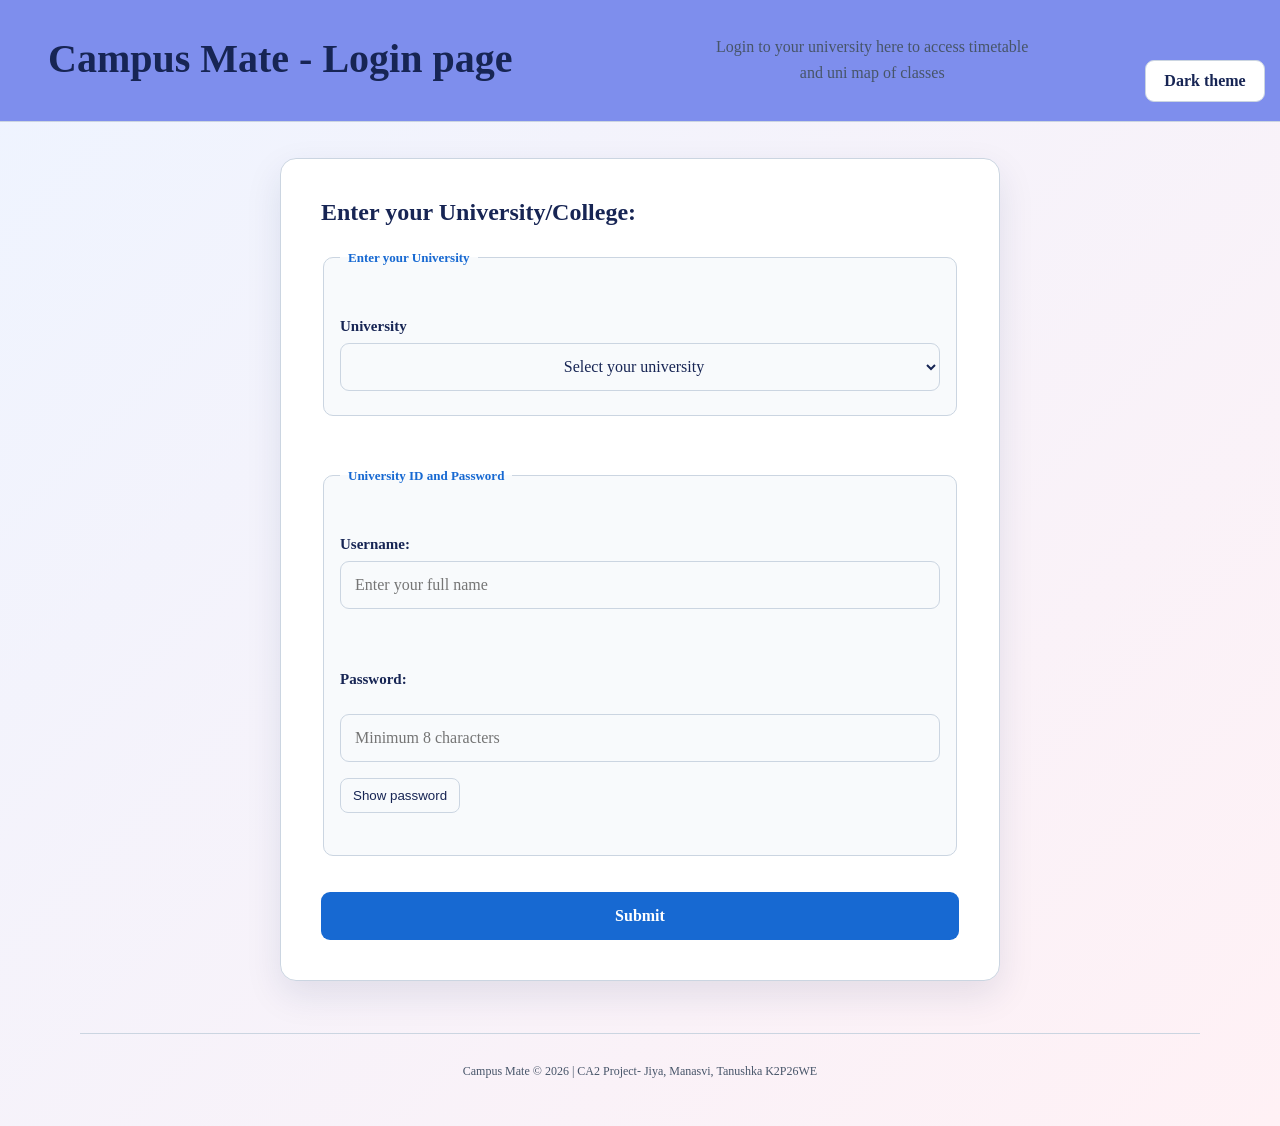
<file: index.html>
<!DOCTYPE html>
<html lang="en">
<head>
    <meta charset="UTF-8">
    <meta name="viewport" content="width=device-width, initial-scale=1.0">
    <title>Campus Mate - Login page</title>
    <link rel="stylesheet" href="style1.css">
    <link rel="stylesheet" href="newtheme.css">
    <script src="jsfiles/theme.js" defer></script>
</head>
<body>
    <header>
        <h1>Campus Mate - Login page</h1>
        <p>Login to your university here to access timetable <br>and uni map of classes</p>
        <nav>
            <div style="position: absolute; top:auto; right: 15px;">
            </div>
        </nav>
    </header>

        <main class="page">
          <section class="card">

            <h2>Enter your University/College:</h2>
            <form action="/register" method="post">
                <fieldset>
                    <legend>Enter your University</legend><br>
                    <label for="uni">University</label>
                    <select
                        id="uni"
                        name="uni"
                        required>
                    <option value="" selected disabled>Select your university</option>
                    <option>Lovely Professional University, Phagwara, Punjab</option>
                    <option>APJ, Jalandhar, Punjab</option>
                    <option>IIT Delhi, Delhi</option>
                    </select>
                </fieldset>
                <br><br>
                <fieldset>
                    <legend>University ID and Password</legend><br>
                    <label for="reg">Username:</label>
                    <input 
                        type ="text"
                        id="reg"
                        name="reg"
                        placeholder="Enter your full name"
                        required
                        minlength="3"
                        pattern="[A-Za-z ]+"
                        title="Name must contain only letters and spaces">

                        <br><br>

                        <!--Password-->
                        <label for="password">Password:</label><br>
                        <input
                        type="password"
                        id="password"
                        name="password"
                        placeholder="Minimum 8 characters"
                        required
                        minlength="8">
                        <br><br>
                </fieldset>
                <button type="submit">Submit</button>
            </form>
        </main>
        <footer>
            <p>Campus Mate © 2026 | CA2 Project- Jiya, Manasvi, Tanushka K2P26WE</p>
        </footer>
    </body>
</html>
</file>
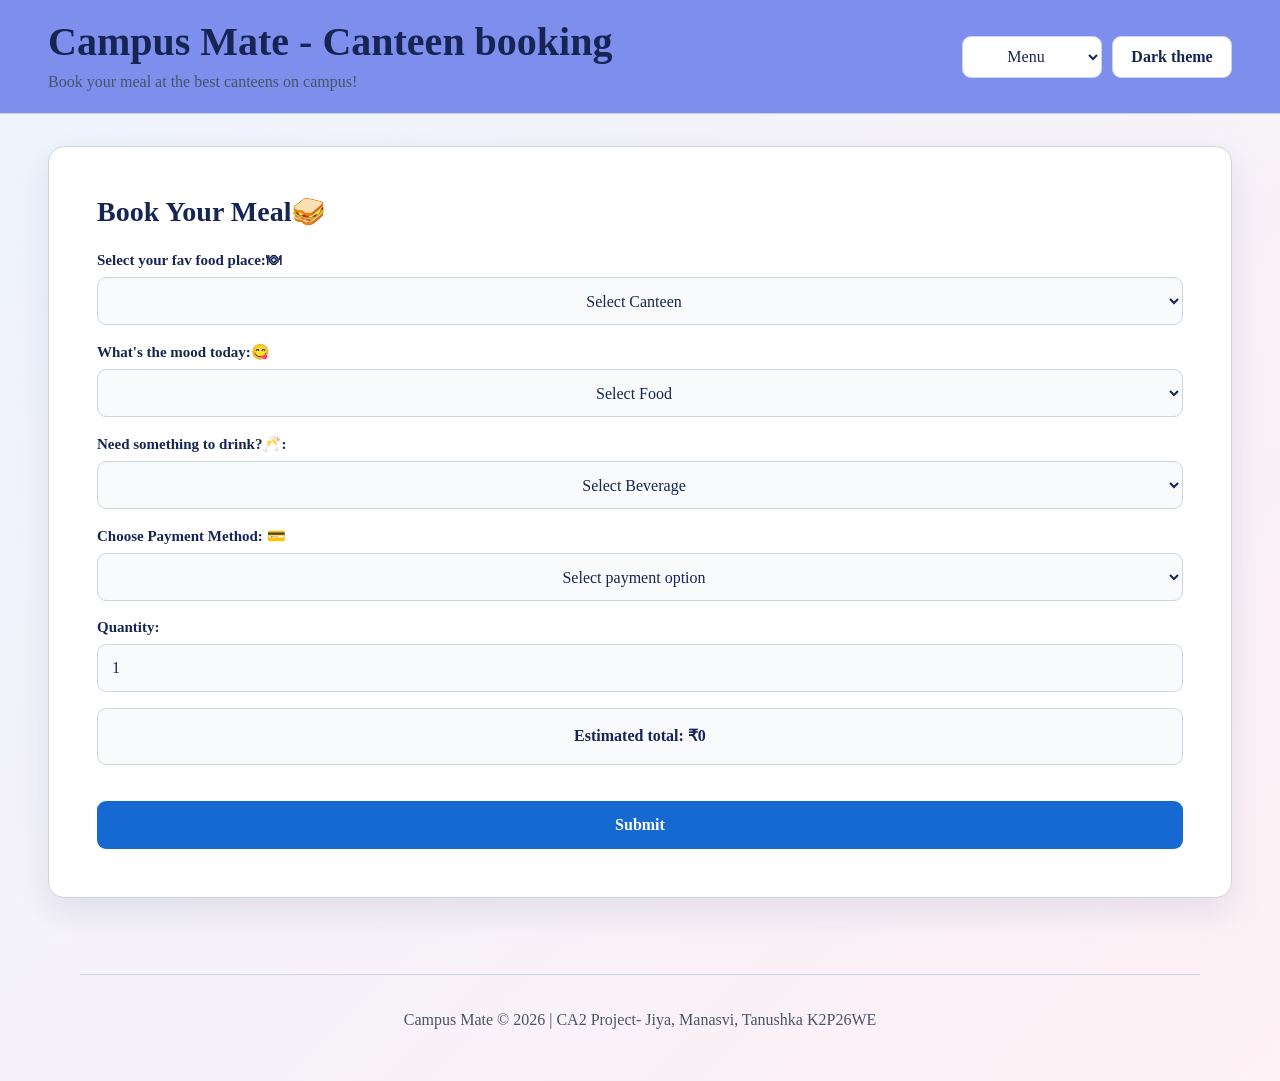
<file: canteen.html>
<!DOCTYPE html>
<html lang="en">
<head>
    <meta charset="UTF-8">
    <meta name="viewport" content="width=device-width, initial-scale=1.0">
    <title>Campus Mate - Canteen</title>
    <link rel="stylesheet" href="project.css">
    <link rel="stylesheet" href="newtheme.css">
    <script src="jsfiles/theme.js" defer></script>
</head>
<body>
    <header>
        <div class="header-copy">
            <h1>Campus Mate - Canteen booking</h1>
            <p>Book your meal at the best canteens on campus!</p>
        </div>
        <nav>
            <div>
            <select onchange="if (this.value) window.location.href=this.value;">
                <option value="">Menu</option>
                <option value="homepage.html">Home</option>
                <option value="main.html">Class Finder</option>
                <option value="canteen.html">Canteen</option>
                <option value="survey.html">Survey</option>
                <option value="login.html">Logout</option>
            </select>
            </div>
        </nav>
    </header>
 
<main class="page canteen-page">
  <section class="card canteen-card">

    <h1>Book Your Meal🥪</h1>

    <form>
        <!-- Canteen Selection -->
        <label for="canteen">Select your fav food place:🍽</label><br>
        <select id="canteen" name="canteen">
            <option value="Select Canteen">Select Canteen</option>
            <option value="cc">CC</option>
            <option value="talk-of-the-town">Talk of the Town</option>
            <option value="chai-sutta-cafe">Chai Sutta Cafe</option>
            <option value="kitchen-ette">kitchen Ette</option>
            <option value="food-square">Food Square</option>
            <option value="bake-studio">Bake Studio</option>
            <option value="lovely-sweets">Lovely Sweets</option>
        </select>
        <br><br>

        <!-- Food Item Selection -->
        <label for="food">What's the mood today:😋</label><br>
        <select id="food" name="food">
            <option value="Select Food" data-price="0">Select Food</option>
            <option value="rajma-chawal" data-price="80">Rajma Chawal - ₹80</option>
            <option value="roti-sabji" data-price="60">Roti Sabji - ₹60</option>
            <option value="masala-dosa" data-price="90">Masala Dosa - ₹90</option>
            <option value="white-sauce-pasta" data-price="110">White Sauce Pasta - ₹110</option>
            <option value="honey-chilli-potatoes" data-price="100">Honey Chilli Potatoes - ₹100</option>
        </select>
        <br><br>

        <!-- Beverage Selection -->
        <label for="beverage">Need something to drink?🥂:</label><br>
        <select id="beverage" name="beverage">
            <option value="Select Beverage" data-price="0">Select Beverage</option>
            <option value="chai" data-price="20">Chai - ₹20</option>
            <option value="hot-coffee" data-price="40">Hot coffee - ₹40</option>
            <option value="cold-coffee" data-price="35">cold coffee - ₹35</option>
            <option value="cold-drink" data-price="45">Cold drink - ₹45</option>
            <option value="fruit-juice" data-price="50">Fruit Juice - ₹50</option>
            <option value="hot-chocolate" data-price="55">Hot chocolate - ₹55</option>
            <option value="water-bottle" data-price="20">Water bottle - ₹20</option>
        </select>
        <br><br>

        <!-- Payment Method Selection -->
        <label for="payment">Choose Payment Method: 💳</label>
        <select id="payment" name="payment" required>
            <option value="">Select payment option</option>
            <option value="cash">Cash</option>
            <option value="upi">UPI</option>
        </select>

        <button type="submit">Submit</button>
    </form>
</section>
</main>
<footer>
    <p>Campus Mate © 2026 | CA2 Project- Jiya, Manasvi, Tanushka K2P26WE</p>
</footer>
</body>
</html>
</file>
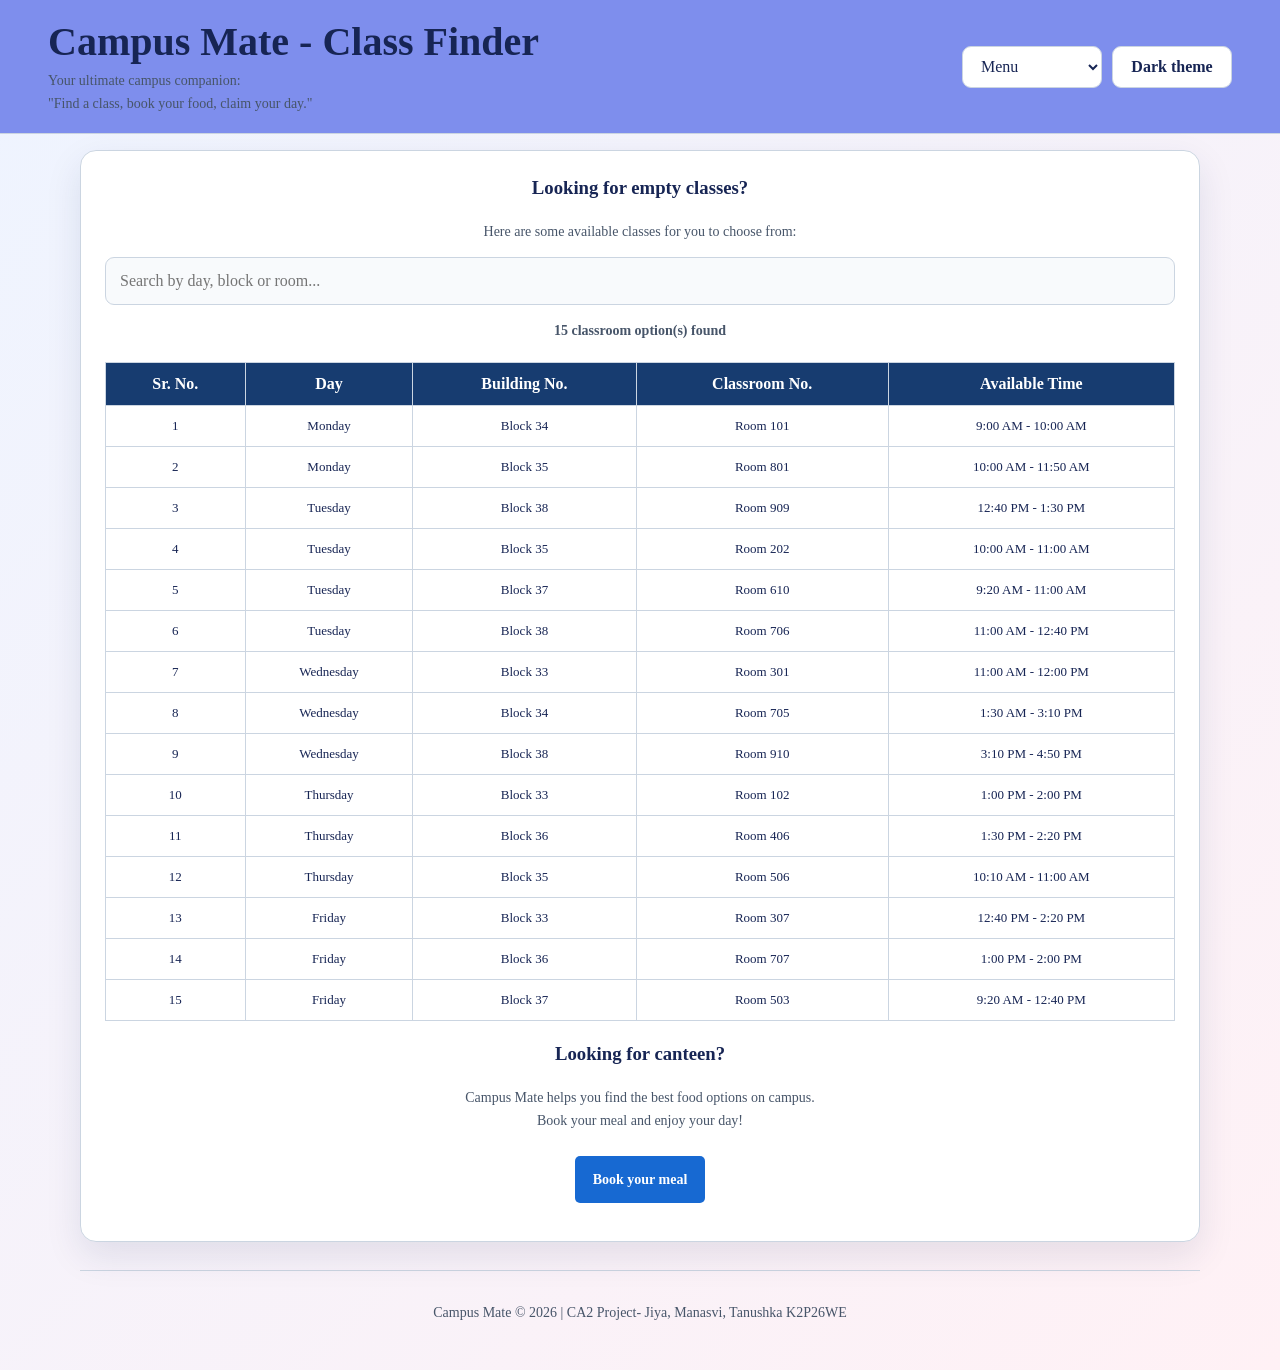
<file: main.html>
<!DOCTYPE html>
<html lang="en">
<head>
    <meta charset="UTF-8">
    <meta name="viewport" content="width=device-width, initial-scale=1.0">
    <title>Campus Mate - Class Finder</title>
    <link rel="stylesheet" href="style.css">
    <link rel="stylesheet" href="newtheme.css">
    <script src="jsfiles/theme.js" defer></script>
</head>
<body>
    <header>
        <div class="header-copy">
            <h1>Campus Mate - Class Finder</h1>
            <p>Your ultimate campus companion: <br>"Find a class, book your food, claim your day."</p>
        </div>
        <nav>
            <div>
            <select onchange="if (this.value) window.location.href=this.value;">
                <option value="">Menu</option>
                <option value="homepage.html">Home</option>
                <option value="main.html">Class Finder</option>
                <option value="canteen.html">Canteen</option>
                <option value="survey.html">Survey</option>
                <option value="login.html">Logout</option>
            </select>
            </div>
        </nav>
    </header>

    <main class="home-main">
        <section class="classroom-section">
            <h3>Looking for empty classes?</h3>
            <p>Here are some available classes for you to choose from:</p>
            <table>
                <tr>
                <th>Sr. No.</th>
                <th>Day</th>
                <th>Building No.</th>
                <th>Classroom No.</th>                    
                <th>Available Time</th>
                </tr>

                <tr>
                <td>1</td>
                <td>Monday</td>
                <td>Block 34</td>                    
                <td>Room 101</td>
                <td>9:00 AM - 10:00 AM</td>
                </tr>
                <tr>
                <td>2</td>
                <td>Monday</td>
                <td>Block 35</td>
                <td>Room 801</td>
                <td>10:00 AM - 11:50 AM</td>
                </tr>
                <tr>
                <td>3</td>
                <td>Tuesday</td>
                <td>Block 38</td>
                <td>Room 909</td>
                <td>12:40 PM - 1:30 PM</td>
                </tr>

                <tr>
                <td>4</td>
                <td>Tuesday</td>
                <td>Block 35</td>
                <td>Room 202</td>
                <td>10:00 AM - 11:00 AM</td>
                </tr>
                <tr>
                <td>5</td>
                <td>Tuesday</td>
                <td>Block 37</td>
                <td>Room 610</td>
                <td>9:20 AM - 11:00 AM</td>
                </tr>
                <tr>
                <td>6</td>
                <td>Tuesday</td>
                <td>Block 38</td>
                <td>Room 706</td>
                <td>11:00 AM - 12:40 PM</td>
                </tr>

                <tr>
                <td>7</td>
                <td>Wednesday</td>
                <td>Block 33</td>
                <td>Room 301</td>
                <td>11:00 AM - 12:00 PM</td>
                </tr>
                <tr>
                <td>8</td>
                <td>Wednesday</td>
                <td>Block 34</td>
                <td>Room 705</td>
                <td>1:30 AM - 3:10 PM</td>
                </tr>
                <tr>
                <td>9</td>
                <td>Wednesday</td>
                <td>Block 38</td>
                <td>Room 910</td>
                <td>3:10 PM - 4:50 PM</td>
                </tr>

                <tr>
                <td>10</td>
                <td>Thursday</td>
                <td>Block 33</td>
                <td>Room 102</td>
                <td>1:00 PM - 2:00 PM</td>
                </tr>

                <tr>
                <td>11</td>
                <td>Thursday</td>
                <td>Block 36</td>
                <td>Room 406</td>
                <td>1:30 PM - 2:20 PM</td>
                </tr>
                <tr>
                <td>12</td>
                <td>Thursday</td>
                <td>Block 35</td>
                <td>Room 506</td>
                <td>10:10 AM - 11:00 AM</td>
                </tr>

                <tr>
                <td>13</td>
                <td>Friday</td>
                <td>Block 33</td>
                <td>Room 307</td>
                <td>12:40 PM - 2:20 PM</td>
                </tr>
                <tr>
                <td>14</td>
                <td>Friday</td>
                <td>Block 36</td>
                <td>Room 707</td>
                <td>1:00 PM - 2:00 PM</td>
                </tr>
                <tr>
                <td>15</td>
                <td>Friday</td>
                <td>Block 37</td>
                <td>Room 503</td>
                <td>9:20 AM - 12:40 PM</td>
                </tr>
                </table>
            <h3>Looking for canteen?</h3>
            <p>Campus Mate helps you find the best food options on campus. <br> Book your meal and enjoy your day!<br><br>
            <a href="canteen.html" target="_self" style="align: center; padding: 10px 20px; background-color: #007bff; color: white; text-decoration: none; border-radius: 5px;">Book your meal</a></p>
        </section>
    </main>
    <footer>
        <p>Campus Mate © 2026 | CA2 Project- Jiya, Manasvi, Tanushka K2P26WE</p>
    </footer>
</body>
</html>
</file>
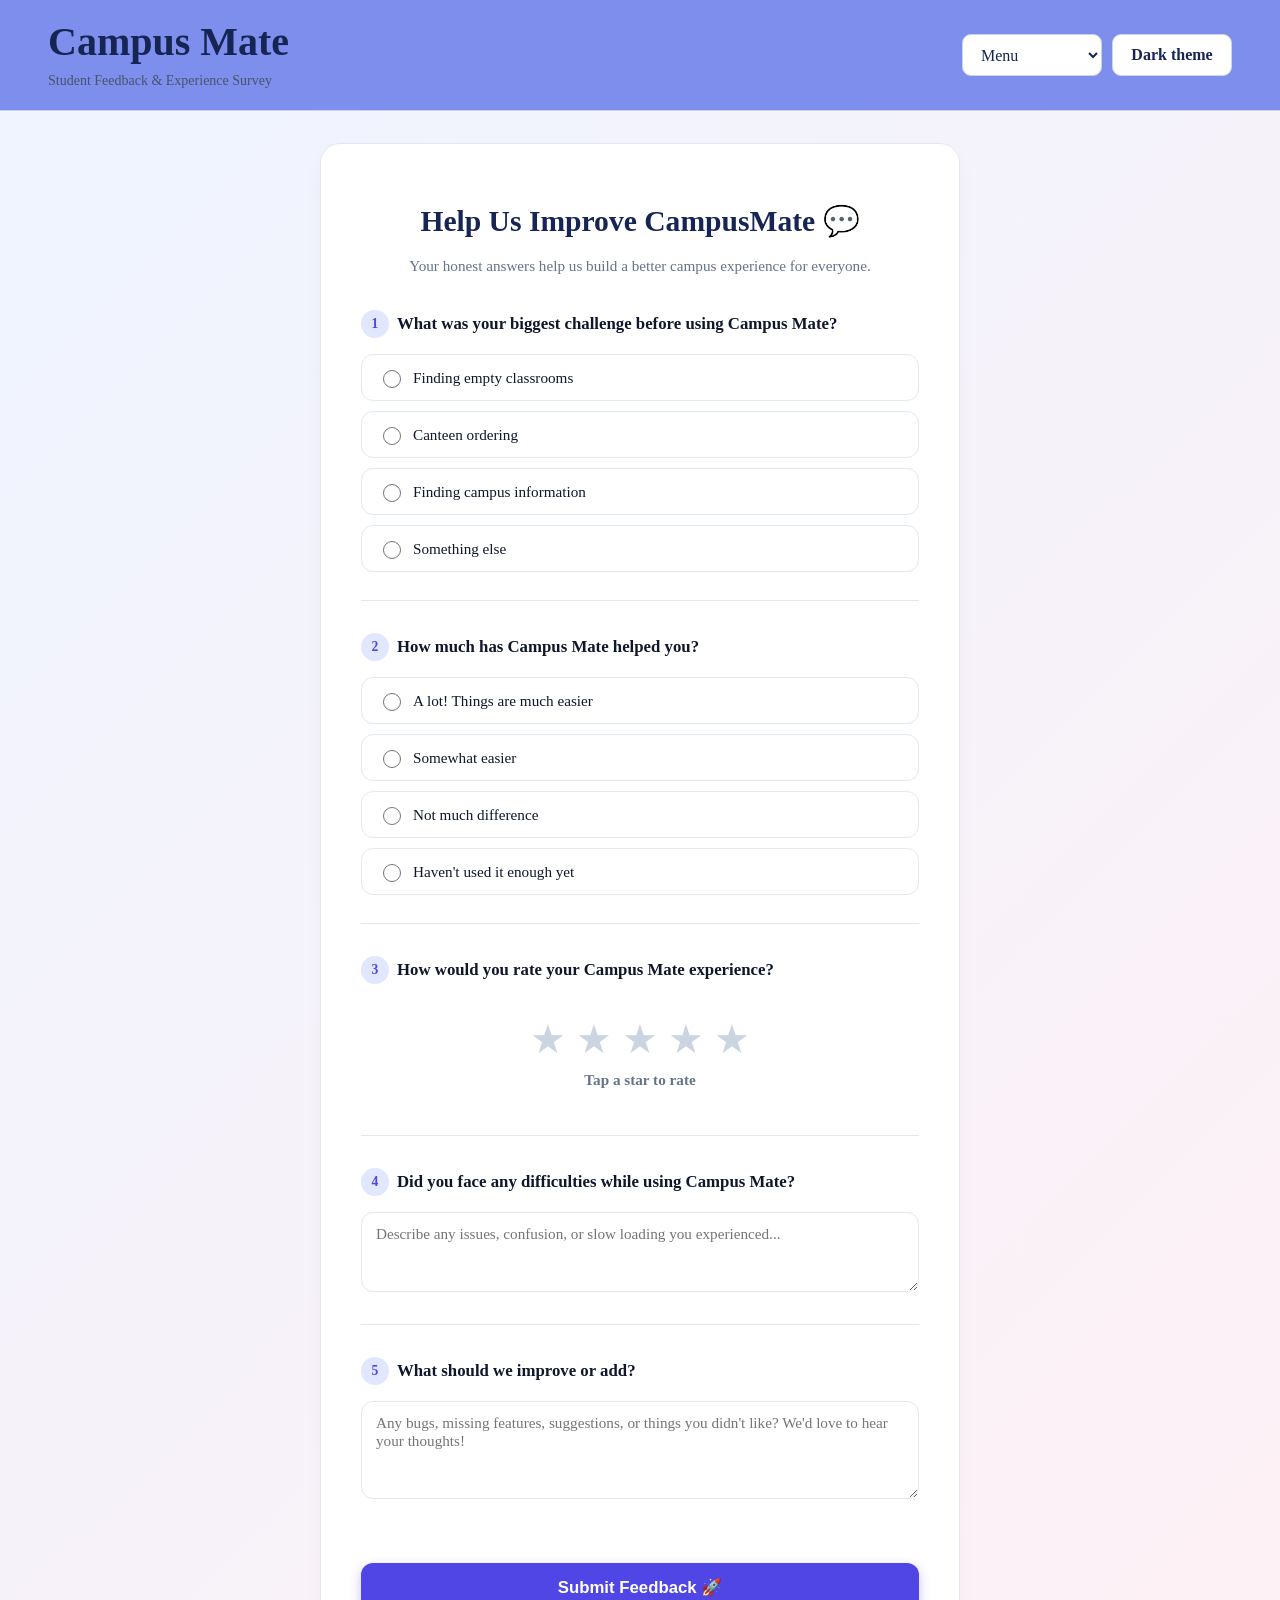
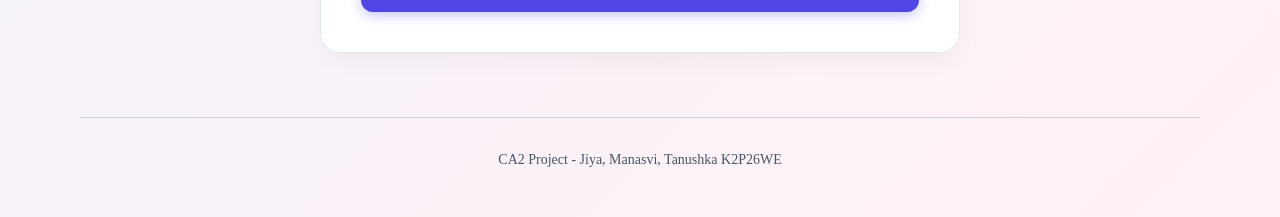
<file: survey.html>
<!DOCTYPE html>
<html lang="en" data-theme="light">
<head>
  <meta charset="UTF-8">
  <meta name="viewport" content="width=device-width, initial-scale=1.0">
  <title>Campus Mate - Student Feedback Survey</title>
  <link rel="stylesheet" href="style.css">
  <link rel="stylesheet" href="newtheme.css">
  <script src="jsfiles/theme.js" defer></script>
  <script src="jsfiles/survey.js" defer></script>
  <style>
    /* Survey Specific Styles */
    :root {
      --survey-bg: #ffffff;
      --survey-card-border: #e2e8f0;
      --survey-accent: #4f46e5;
      --survey-accent-light: #e0e7ff;
      --survey-text: #0f172a;
      --survey-muted: #64748b;
    }

    [data-theme="dark"] {
      --survey-bg: #1e293b;
      --text-color: #91a3de;
      --survey-card-border: #334155;
      --survey-accent: #6366f1;
      --survey-accent-light: #312e81;
      --survey-text: #f8fafc;
      --survey-muted: #94a3b8;
    }

    .survey-container {
      max-width: 680px;
      margin: 2rem auto 4rem;
      padding: 0 1.25rem;
    }

    .survey-card {
      background: var(--survey-bg);
      border: 1px solid var(--survey-card-border);
      border-radius: 20px;
      padding: 2.5rem;
      box-shadow: 0 10px 25px -5px rgba(0, 0, 0, 0.05);
      color: var(--survey-text);
      transition: all 0.3s ease;
    }

    .survey-header {
      text-align: center;
      margin-bottom: 2rem;
    }

    .survey-header h2 {
      font-size: 1.85rem;
      margin-bottom: 0.5rem;
    }

    .survey-header p {
      color: var(--survey-muted);
      font-size: 0.95rem;
    }

    .question-block {
      margin-bottom: 2rem;
      padding-bottom: 1.75rem;
      border-bottom: 1px solid var(--survey-card-border);
    }

    .question-title {
      font-size: 1.05rem;
      font-weight: 700;
      margin-bottom: 1rem;
      display: flex;
      align-items: center;
      gap: 8px;
    }

    .q-number {
      background: var(--survey-accent-light);
      color: var(--survey-accent);
      width: 28px;
      height: 28px;
      border-radius: 50%;
      display: inline-flex;
      align-items: center;
      justify-content: center;
      font-size: 0.85rem;
      font-weight: 800;
    }

    /* Option Pill Cards */
    .options-grid {
      display: flex;
      flex-direction: column;
      gap: 10px;
    }

    .option-label {
      display: flex;
      align-items: center;
      padding: 12px 16px;
      border: 1.5px solid var(--survey-card-border);
      border-radius: 12px;
      cursor: pointer;
      font-size: 0.95rem;
      transition: all 0.2s ease;
    }

    .option-label:hover {
      border-color: var(--survey-accent);
      background: rgba(79, 70, 229, 0.04);
    }

    .option-label input[type="radio"] {
      margin-right: 12px;
      accent-color: var(--survey-accent);
      width: 18px;
      height: 18px;
    }

    .option-label:has(input:checked) {
      border-color: var(--survey-accent);
      background: rgba(79, 70, 229, 0.08);
      font-weight: 600;
    }

    /* Conditional input for 'Something else' */
    #q1SpecifyBox {
      display: none;
      margin-top: 10px;
    }

    /* Interactive 5-Star Rating */
    .star-rating-container {
      display: flex;
      flex-direction: column;
      align-items: center;
      gap: 8px;
      padding: 1rem 0;
    }

    .stars {
      display: flex;
      gap: 10px;
      cursor: pointer;
    }

    .star {
      font-size: 2.5rem;
      color: #cbd5e1;
      transition: color 0.15s ease, transform 0.15s ease;
      user-select: none;
    }

    .star.active, .star.hovered {
      color: #fbbf24;
      transform: scale(1.1);
    }

    .rating-label {
      font-size: 0.95rem;
      font-weight: 600;
      color: var(--survey-muted);
      height: 20px;
    }

    /* Textareas */
    textarea {
      width: 100%;
      padding: 12px 14px;
      border: 1.5px solid var(--survey-card-border);
      border-radius: 12px;
      background: transparent;
      color: var(--survey-text);
      font-family: inherit;
      font-size: 0.95rem;
      resize: vertical;
      box-sizing: border-box;
      outline: none;
      transition: border-color 0.2s;
    }

    textarea:focus, input[type="text"]:focus {
      border-color: var(--survey-accent);
    }

    /* Submit Button */
    .submit-survey-btn {
      width: 100%;
      padding: 14px;
      background: var(--survey-accent);
      color: #ffffff;
      border: none;
      border-radius: 12px;
      font-size: 1.05rem;
      font-weight: 700;
      cursor: pointer;
      box-shadow: 0 4px 12px rgba(79, 70, 229, 0.3);
      transition: transform 0.2s, background-color 0.2s;
    }

    .submit-survey-btn:hover {
      background: #4338ca;
      transform: translateY(-2px);
    }

    /* Success Celebration Card */
    .survey-success-state {
      display: none;
      text-align: center;
      padding: 3rem 1rem;
    }

    .survey-success-state .icon {
      font-size: 4rem;
      margin-bottom: 1rem;
      animation: pop 0.4s ease;
    }

    @keyframes pop {
      0% { transform: scale(0.5); opacity: 0; }
      80% { transform: scale(1.15); }
      100% { transform: scale(1); opacity: 1; }
    }
  </style>
</head>
<body>

  <!-- Top Header Navigation -->
  <header>
    <div class="header-copy">
      <h1>Campus Mate</h1>
      <p>Student Feedback & Experience Survey</p>
    </div>
    <nav>
      <div>
        <select onchange="if (this.value) window.location.href=this.value;">
            <option value="" >Menu</option>
            <option value="homepage.html">Home</option>
            <option value="main.html">Class Finder</option>
            <option value="canteen.html">Canteen</option>
            <option value="survey.html">Survey</option>
            <option value="login.html">Logout</option>
        </select>
      </div>
    </nav>
  </header>

  <main class="survey-container">
    <div class="survey-card" id="surveyCard">

      <div class="survey-header">
        <h2>Help Us Improve CampusMate 💬</h2>
        <p>Your honest answers help us build a better campus experience for everyone.</p>
      </div>

      <form id="campusMateSurvey">

        <!-- Q1 -->
        <div class="question-block">
          <label class="question-title">
            <span class="q-number">1</span>
            What was your biggest challenge before using Campus Mate?
          </label>
          <div class="options-grid">
            <label class="option-label">
              <input type="radio" name="q1" value="Finding empty classrooms" required>
              Finding empty classrooms
            </label>
            <label class="option-label">
              <input type="radio" name="q1" value="Canteen ordering">
              Canteen ordering
            </label>
            <label class="option-label">
              <input type="radio" name="q1" value="Finding campus information">
              Finding campus information
            </label>
            <label class="option-label">
              <input type="radio" name="q1" value="Something else" id="q1OtherRadio">
              Something else
            </label>
            <input 
              type="text" 
              id="q1SpecifyBox" 
              name="q1_other" 
              placeholder="Please specify your challenge..." 
              style="padding: 10px 14px; border: 1.5px solid var(--survey-card-border); border-radius: 8px; width: 100%; box-sizing: border-box;"
            >
          </div>
        </div>

        <!-- Q2 -->
        <div class="question-block">
          <label class="question-title">
            <span class="q-number">2</span>
            How much has Campus Mate helped you?
          </label>
          <div class="options-grid">
            <label class="option-label">
              <input type="radio" name="q2" value="A lot! Things are much easier" required>
              A lot! Things are much easier
            </label>
            <label class="option-label">
              <input type="radio" name="q2" value="Somewhat easier">
              Somewhat easier
            </label>
            <label class="option-label">
              <input type="radio" name="q2" value="Not much difference">
              Not much difference
            </label>
            <label class="option-label">
              <input type="radio" name="q2" value="Haven't used it enough yet">
              Haven't used it enough yet
            </label>
          </div>
        </div>

        <!-- Q3: Interactive 5 Stars -->
        <div class="question-block">
          <label class="question-title">
            <span class="q-number">3</span>
            How would you rate your Campus Mate experience?
          </label>
          <div class="star-rating-container">
            <div class="stars" id="starGroup">
              <span class="star" data-value="1">★</span>
              <span class="star" data-value="2">★</span>
              <span class="star" data-value="3">★</span>
              <span class="star" data-value="4">★</span>
              <span class="star" data-value="5">★</span>
            </div>
            <span class="rating-label" id="ratingText">Tap a star to rate</span>
            <input type="hidden" name="rating" id="ratingValue" value="" required>
          </div>
        </div>

        <!-- Q4 -->
        <div class="question-block">
          <label class="question-title" for="difficulties">
            <span class="q-number">4</span>
            Did you face any difficulties while using Campus Mate?
          </label>
          <textarea 
            id="difficulties" 
            name="difficulties" 
            rows="3" 
            placeholder="Describe any issues, confusion, or slow loading you experienced..."
          ></textarea>
        </div>

        <!-- Q5 -->
        <div class="question-block" style="border-bottom: none;">
          <label class="question-title" for="improvements">
            <span class="q-number">5</span>
            What should we improve or add?
          </label>
          <textarea 
            id="improvements" 
            name="improvements" 
            rows="4" 
            placeholder="Any bugs, missing features, suggestions, or things you didn't like? We'd love to hear your thoughts!"
          ></textarea>
        </div>

        <button type="submit" class="submit-survey-btn">Submit Feedback 🚀</button>
      </form>

      <!-- Success Screen -->
      <div class="survey-success-state" id="surveySuccessState">
        <div class="icon">🎉</div>
        <h3>Thank You for Your Feedback!</h3>
        <p style="color: var(--survey-muted); max-width: 450px; margin: 0.5rem auto 1.5rem;">
          Your responses have been recorded. We'll use your suggestions to make CampusMate even better!
        </p>
        <button type="button" class="submit-survey-btn" style="max-width: 220px; margin: 0 auto; display: block;" onclick="window.location.href='main.html'">
          Back to Home
        </button>
      </div>

    </div>
  </main>

  <footer>
    <p>CA2 Project - Jiya, Manasvi, Tanushka K2P26WE</p>
  </footer>
</body>
</html>
</file>
<file: style1.css>
/* 1. CSS VARIABLES: theme colors */
:root {
  --primary-color: #2563eb;
  --accent-color: #f91667;
  --card-bg: #ffffff;
  --page-bg: #eef4ff;
  --text-color: #172554;
  --muted-color: #64748b;
  --border-color: #cbd5e1;
}

/* 2. Basic page layout */
* {
  box-sizing: border-box;
}

body {
  margin: 0;
  padding: 0;
  width: 100vw;
  min-height: 100vh;
  font-family:'Times New Roman', Times, serif;
  color: var(--text-color);
  background: linear-gradient(135deg, var(--page-bg), #fff1f5);
}

.page {
  width: 100%;
  min-height: 100vh;
  display: flex;
  align-items: center;
  justify-content: center;
  padding: 32px 16px;
}

/* 3. Form/card styling */
.card {
  width: 100%;
  max-width: 440px;
  margin: 0 auto;
  padding: 32px;
  background: var(--card-bg);
  border: 1px solid #e2e8f0;
  border-radius: 20px;
  box-shadow: 0 18px 45px rgba(37, 99, 235, 0.12);
  animation: appear 0.6s ease-out both;
  text-align: center;
}

.badge {
  display: inline-block;
  padding: 8px 12px;
  color: var(--primary-color);
  background: #dbeafe;
  border-radius: 999px;
  font-size: 11px;
  font-weight: 700;
  letter-spacing: 0.8px;
  margin-bottom: 12px;
}

h1 {
  margin-top: 20px;
  margin-bottom: 8px;
  margin-left: auto;
  margin-right: auto;
  font-size: clamp(22px, 5vw, 28px);
  color: var(--text-color);
  text-align: center;
}

p {
    text-align: center;
}

.intro {
  font-size: 14px;
  color: var(--muted-color);
  margin-bottom: 24px;
  text-align: center;
}

/* Form Elements Alignment - Centered */
form {
  text-align: center; 
}

fieldset {
  border: 1px solid var(--border-color);
  border-radius: 12px;
  padding: 16px;
  margin-bottom: 16px;
  text-align: left;
  background-color: #f8fafc;
}

legend {
  font-weight: 600;
  font-size: 13px;
  color: var(--primary-color);
  padding: 0 8px;
}

label {
  display: block;
  font-size: 14px;
  font-weight: 600;
  margin-bottom: 6px;
  margin-top: 10px;
  text-align: left;
}

select,
input[type="text"],
input[type="password"] {
  width: 100%;
  padding: 12px 16px;
  font-size: 14px;
  border: 1px solid var(--border-color);
  border-radius: 10px;
  background-color: #fff;
  color: var(--text-color);
  outline: none;
  transition: all 0.2s ease;
}

select {
  text-align-last: center;
}

select:focus,
input[type="text"]:focus,
input[type="password"]:focus {
  border-color: var(--primary-color);
  box-shadow: 0 0 0 3px rgba(37, 99, 235, 0.15);
}

button[type="submit"] {
  width: 100%;
  margin-top: 16px;
  padding: 14px;
  font-size: 16px;
  font-weight: 600;
  color: #fff;
  background-color: var(--primary-color);
  border: none;
  border-radius: 10px;
  cursor: pointer;
  text-align: center;
  transition: background-color 0.2s ease, transform 0.1s ease;
}

button[type="submit"]:hover {
  background-color: #1d4ed8;
}

button[type="submit"]:active {
  transform: scale(0.98);
}

footer {
  margin-top: 16px;
  font-size: 12px;
  color: var(--muted-color);
  text-align: center;
}

@keyframes appear {
  from {
    opacity: 0;
    transform: translateY(20px);
  }
  to {
    opacity: 1;
    transform: translateY(0);
  }
}
</file>
<file: newtheme.css>
:root {
  color-scheme: light;
  --page-bg: #eef4ff;
  --page-glow: #fff1f5;
  --surface: #ffffff;
  --surface-muted: #f8fafc;
  --text: #172554;
  --muted: #475569;
  --border: #cbd5e1;
  --primary: #1769d2;
  --primary-hover: #1056b2;
  --header-bg: rgba(121, 138, 237, 0.96);
  --focus: rgba(37, 99, 235, 0.2);
  --shadow: 0 14px 36px rgba(23, 37, 84, 0.1);
}

:root[data-theme="dark"] {
  color-scheme: dark;
  --page-bg: #050b16;
  --page-glow: #0d192b;
  --surface: #0d192b;
  --surface-muted: #091629;
  --text: #e7effb;
  --text-color: #91a3de;
  --muted: #b2c1d5;
  --border: #31445e;
  --primary: #168de0;
  --primary-hover: #36a5f2;
  --header-bg: rgba(9, 22, 41, 0.97);
  --focus: rgba(56, 161, 255, 0.3);
  --shadow: 0 16px 40px rgba(0, 0, 0, 0.3);
}


* {
  box-sizing: border-box;
}

body {
  width: auto;
  max-width: none;
  min-height: 100vh;
  margin: 0;
  padding: 32px clamp(16px, 4vw, 48px);
  color: var(--text);
  background: linear-gradient(135deg, var(--page-bg), var(--page-glow));
  font-family: 'Times New Roman', Times, serif;
  transition: color 0.2s ease, background-color 0.2s ease;
}

header {
    position: sticky;
    top: 0;
    z-index: 100;
    display: flex;
    justify-content: space-between;
    align-items: center;
    width: auto;
    margin: -32px calc(-1 * clamp(16px, 4vw, 48px)) 12px;
    padding: 18px clamp(16px, 4vw, 48px);
    background: var(--header-bg);
    backdrop-filter: blur(18px);
    border-bottom: 1px solid var(--border);
    gap: 24px;
}

header .header-copy {
  min-width: 0;
}

header h1,
.card h1,
.card h2,
.home-main h3 {
  color: var(--text);
}

header h1 {
  margin: 0 0 4px;
  font-size: clamp(28px, 4vw, 40px);
  text-align: left;
}

header .header-copy p {
  margin: 0;
  text-align: left;
}

header p,
p {
  color: var(--muted);
  line-height: 1.65;
}


nav {
  flex: 0 0 auto;
  min-height: 0;
  margin: 0;
}

nav > div {
  display: flex;
  align-items: center;
  justify-content: flex-end;
  gap: 10px;
}

nav select,
.theme-toggle {
  min-height: 42px;
  padding: 9px 14px !important;
  color: var(--text);
  background: var(--surface);
  border: 1px solid var(--border);
  border-radius: 9px;
  font: inherit;
}

nav select {
  width: auto;
  min-width: 140px;
}

nav select option {
  color: var(--text);
  background-color: var(--surface);
}

.theme-toggle {
  min-width: 120px;
  white-space: nowrap;
}

.theme-toggle {
  cursor: pointer;
  font-weight: 700;
  transition: background-color 0.2s ease, border-color 0.2s ease;
}

.theme-toggle:hover {
  border-color: var(--primary);
}

.home-main {
  display: grid;
  grid-template-columns: minmax(0, 1fr) minmax(0, 1fr);
  gap: 24px;
  width: min(1120px, 100%);
  margin: 16px auto 0;
}

.home-main section,
.home-main article {
  padding: 24px;
  background: var(--surface);
  border: 1px solid var(--border);
  border-radius: 16px;
  box-shadow: var(--shadow);
}

.home-main section {
  margin: 0;
}

.home-main .classroom-section {
  grid-column: 1 / -1;
}

.home-main article {
  padding: 16px;
  overflow-x: auto;
}

.home-main h3 {
  margin-top: 0;
  line-height: 1.4;
}

.home-main table {
  width: 100%;
  border-collapse: collapse;
  background: var(--surface);
}

.home-main th,
.home-main td {
  padding: 12px 10px;
  color: var(--text);
  border: 1px solid var(--border);
  text-align: center;
}

.home-main th {
  background: #173c70;
  color: #ffffff;
}

:root[data-theme="dark"] .home-main th {
  background: #07101f;
}

.home-main a {
  display: inline-block;
  padding: 12px 18px !important;
  color: #ffffff !important;
  background: var(--primary) !important;
  border-radius: 8px;
  font-weight: 700;
}

main.page {
  display: flex;
  align-items: flex-start;
  justify-content: center;
  width: 100%;
  min-height: 0;
  padding: 24px 0;
}

.card {
  width: min(100%, 720px);
  max-width: none;
  margin: 0 auto;
  padding: clamp(22px, 4vw, 40px);
  color: var(--text);
  background: var(--surface);
  border: 1px solid var(--border);
  border-radius: 16px;
  box-shadow: var(--shadow);
  text-align: left;
}

.card h1,
.card h2 {
  margin: 0 0 24px;
  text-align: left;
}

fieldset {
  color: var(--text);
  background: var(--surface-muted);
  border: 1px solid var(--border);
  border-radius: 10px;
}

legend {
  color: var(--primary);
  font-weight: 700;
}

.canteen-page {
  display: block !important;
  width: min(1120px, 100%);
  margin: 0 auto;
  padding: 20px 0 48px !important;
}

.canteen-card {
  width: 100%;
  padding: clamp(24px, 5vw, 48px);
}

.canteen-card form {
  text-align: left;
}

.canteen-card label,
.card form label {
  display: block;
  margin: 18px 0 8px;
  color: var(--text);
  font-size: 15px;
  font-weight: 700;
  text-align: left;
}

.card select,
.card input[type="text"],
.card input[type="password"],
.card input[type="number"],
.card input[type="search"],
.js-control,
.js-search {
  display: block;
  width: 100%;
  min-height: 48px;
  margin: 0 0 8px;
  padding: 12px 14px;
  color: var(--text);
  background: var(--surface-muted);
  border: 1px solid var(--border);
  border-radius: 9px;
  font: inherit;
  text-align: left;
}

.card select:focus,
.card input:focus,
.js-control:focus,
.js-search:focus {
  border-color: var(--primary);
  outline: 3px solid var(--focus);
}

.canteen-card form > br {
  display: none;
}

.canteen-card button[type="submit"],
.card button[type="submit"] {
  min-height: 48px;
  margin-top: 20px;
  padding: 12px 18px;
  color: #ffffff;
  background: var(--primary);
  border: 0;
  border-radius: 9px;
  font: inherit;
  font-weight: 700;
  cursor: pointer;
  transition: background-color 0.2s ease, transform 0.2s ease;
}

.canteen-card button[type="submit"] {
  width: 100%;
}

.card button[type="submit"]:hover {
  background: var(--primary-hover);
}

.card button[type="submit"]:active {
  transform: translateY(1px);
}

.price-preview {
  padding: 14px;
  color: var(--text);
  background: var(--surface-muted);
  border: 1px solid var(--border);
  border-radius: 9px;
  font-weight: 700;
}

.password-toggle {
  margin: 8px 0;
  padding: 9px 12px;
  color: var(--text);
  background: var(--surface-muted);
  border: 1px solid var(--border);
  border-radius: 8px;
  cursor: pointer;
}

.js-message {
  padding: 14px;
  border: 1px solid var(--border);
  border-radius: 9px;
  line-height: 1.55;
}

.js-message.success {
  color: #166534;
  background: #dcfce7;
}

.js-message.error {
  color: #991b1b;
  background: #fee2e2;
}

.login-success-toast {
  position: fixed;
  right: 20px;
  bottom: 20px;
  z-index: 1000;
  max-width: calc(100vw - 40px);
  padding: 12px 16px;
  color: #166534;
  background: #dcfce7;
  border: 1px solid #86efac;
  border-radius: 8px;
  box-shadow: 0 4px 16px rgb(0 0 0 / 15%);
}

:root[data-theme="dark"] .login-success-toast {
  color: #bbf7d0;
  background: #123523;
  border-color: #166534;
}

:root[data-theme="dark"] .js-message.success {
  color: #bbf7d0;
  background: #123523;
}

:root[data-theme="dark"] .js-message.error {
  color: #fecaca;
  background: #451b24;
}

footer {
  max-width: 1120px;
  margin: 28px auto 0;
  padding-top: 16px;
  color: var(--muted);
  border-top: 1px solid var(--border);
  text-align: center;
}

.js-ready {
  animation: page-appear 0.4s ease-out both;
}

@keyframes page-appear {
  from { opacity: 0; transform: translateY(10px); }
  to { opacity: 1; transform: translateY(0); }
}

@media (max-width: 760px) {
  body {
    padding: 20px 16px;
  }

  header {
    flex-wrap: wrap;
    margin-top: -20px;
    margin-right: -16px;
    margin-left: -16px;
    gap: 14px;
  }

  header .header-copy,
  header nav {
    width: 100%;
  }

  header nav > div {
    justify-content: flex-end;
  }

  .home-main {
    grid-template-columns: 1fr;
  }

  .canteen-page {
    padding-top: 12px !important;
  }
}

@media (max-width: 480px) {
  header {
    padding: 14px 16px;
  }

  .home-main section,
  .home-main article {
    padding: 16px;
  }

  .home-main th,
  .home-main td {
    padding: 9px 7px;
    font-size: 13px;
  }
}

@media (prefers-reduced-motion: reduce) {
  *,
  *::before,
  *::after {
    scroll-behavior: auto !important;
    animation-duration: 0.01ms !important;
    animation-iteration-count: 1 !important;
    transition-duration: 0.01ms !important;
  }
}
</file>
<file: project.css>
/* 1. CSS VARIABLES: theme colors */
:root {
  --primary-color: #2563eb;
  --accent-color: #f91667;
  --card-bg: #ffffff;
  --page-bg: #eef4ff;
  --text-color: #172554;
  --muted-color: #64748b;
  --border-color: #cbd5e1;
}

/* 2. Basic page layout */
* {
  box-sizing: border-box;
}

h1 {
  margin-top: 20px;
  margin-bottom: 8px;
  margin-left: auto;
  margin-right: auto;
  font-size: clamp(22px, 5vw, 28px);
  color: var(--text-color);
  text-align: center;
}

body {
  margin: 0;
  padding: 0;
  width: 100vw;
  min-height: 100vh;
  font-family:'Times New Roman', Times, serif;
  color: var(--text-color);
  background: linear-gradient(135deg, var(--page-bg), #fff1f5);
}

.page {
  width: 100%;
  min-height: 100vh;
  display: flex;
  align-items: center;
  justify-content: center;
  padding: 32px 16px;
}

/* 3. Form/card styling */
.card {
  width: 100%;
  max-width: 440px;
  margin: 0 auto;
  padding: 32px;
  background: var(--card-bg);
  border: 1px solid #e2e8f0;
  border-radius: 20px;
  box-shadow: 0 18px 45px rgba(37, 99, 235, 0.12);
  animation: appear 0.6s ease-out both;
  text-align: center; /* Centers everything inside the card */
}

.badge {
  display: inline-block;
  padding: 8px 12px;
  color: var(--primary-color);
  background: #dbeafe;
  border-radius: 999px;
  font-size: 11px;
  font-weight: 700;
  letter-spacing: 0.8px;
  margin-bottom: 12px;
}


p {
    text-align: center;
}

.intro {
  font-size: 14px;
  color: var(--muted-color);
  margin-bottom: 24px;
}

/* Form Elements Alignment - Centered */
form {
  text-align: center; 
}

legend {
  font-weight: 600;
  font-size: 13px;
  color: var(--primary-color);
  padding: 0 8px;
}

label {
  display: block;
  font-size: 14px;
  font-weight: 600;
  margin-bottom: 6px;
  margin-top: 16px;
  text-align: center; /* Centers the labels */
}

select {
  width: 100%;
  padding: 12px 16px;
  font-size: 14px;
  border: 1px solid var(--border-color);
  border-radius: 10px;
  background-color: #f8fafc;
  color: var(--text-color);
  outline: none;
  text-align: center;          /* Centers text inside some browsers */
  text-align-last: center;     /* Centers selected option in dropdown */
  transition: all 0.2s ease;
}

select:focus {
  border-color: var(--primary-color);
  background-color: #fff;
  box-shadow: 0 0 0 3px rgba(37, 99, 235, 0.15);
}

button[type="submit"] {
  width: 100%;
  margin-top: 24px;
  padding: 14px;
  font-size: 16px;
  font-weight: 600;
  color: #ffffff;
  background-color: var(--primary-color);
  border: none;
  border-radius: 10px;
  cursor: pointer;
  text-align: center;
  transition: background-color 0.2s ease, transform 0.1s ease;
}

button[type="submit"]:hover {
  background-color: #1d4ed8;
}

button[type="submit"]:active {
  transform: scale(0.98);
}

@keyframes appear {
  from {
    opacity: 0;
    transform: translateY(20px);
  }
  to {
    opacity: 1;
    transform: translateY(0);
  }
}
</file>
<file: style.css>
/* ==========================================================
   1. CSS VARIABLES: Theme Colors
   Sets up reusable blue theme colors across your entire project.
   ========================================================== */
:root {
  --primary-color: #2563eb; /* Bright blue for links and highlights */
  --accent-color: #f91667;  /* Accent color */
  --page-bg: #eef4ff;       /* Light blue background color */
  --text-color: #172554;    /* Dark navy for main text readability */
  --muted-color: #64748b;   /* Softer gray-blue for descriptions */
  --border-color: #cbd5e1;  /* Subtle border color */
}

* {
  box-sizing: border-box; /* Includes padding & border in total element width */
}

body {
  margin: 0;
  padding: 32px 16px;
  min-height: 100vh;
  font-family:'Times New Roman', Times, serif;
  color: var(--text-color);
  background: linear-gradient(135deg, var(--page-bg), #fff1f5); /* Light blue gradient background */
  max-width: 900px; /* Limits content width for clean reading */
  margin-left: auto;
  margin-right: auto; /* Centers content horizontally on the screen */
}

/* ==========================================================
   3. TYPOGRAPHY & HEADINGS
   Styles page header titles, section titles, and paragraphs.
   ========================================================== */
h1, .h1 {
  font-size: clamp(24px, 5vw, 32px); /* Automatically resizes text based on screen size */
  margin-left: auto;
  margin-right: auto;
  margin-bottom: 10px;
  color: var(--text-color);
  text-align: center;
}

h2, h3 {
  color: var(--text-color);
  margin-top: 20px;
  text-align: center;
}

p {
  font-size: 14px;
  color: var(--muted-color);
  line-height: 1.5; /* Line height adds spacing between sentences */
  text-align: center;
}

/* ==========================================================
   TABLE STYLING (Navy headers + white body)
   ========================================================== */
.table, table {
  width: 100%;
  margin: 20px auto;
  border-collapse: collapse; /* Merges adjacent borders into single lines */
  background-color: white;   /* White table background for contrast */
}

.th, th {
  background-color: navy;    /* Solid navy header background */
  color: white;             /* White header text */
}

.th, th, td {
  border: 1px solid black;   /* Grid border around cells */
  padding: 10px;
  text-align: center;       /* Centers content inside cells */
}

.td, td {
  color: black;
  font-size: 13px;
}


/* ==========================================================
   6. SECTIONS & FOOTER
   ========================================================== */
section {
  margin-bottom: 24px;
  padding-bottom: 16px;
}

footer {
  margin-top: 32px;
  font-size: 12px;
  color: var(--muted-color);
  text-align: center;
  border-top: 1px solid var(--border-color); /* Light border line above footer */
  padding-top: 12px;
}
</file>
